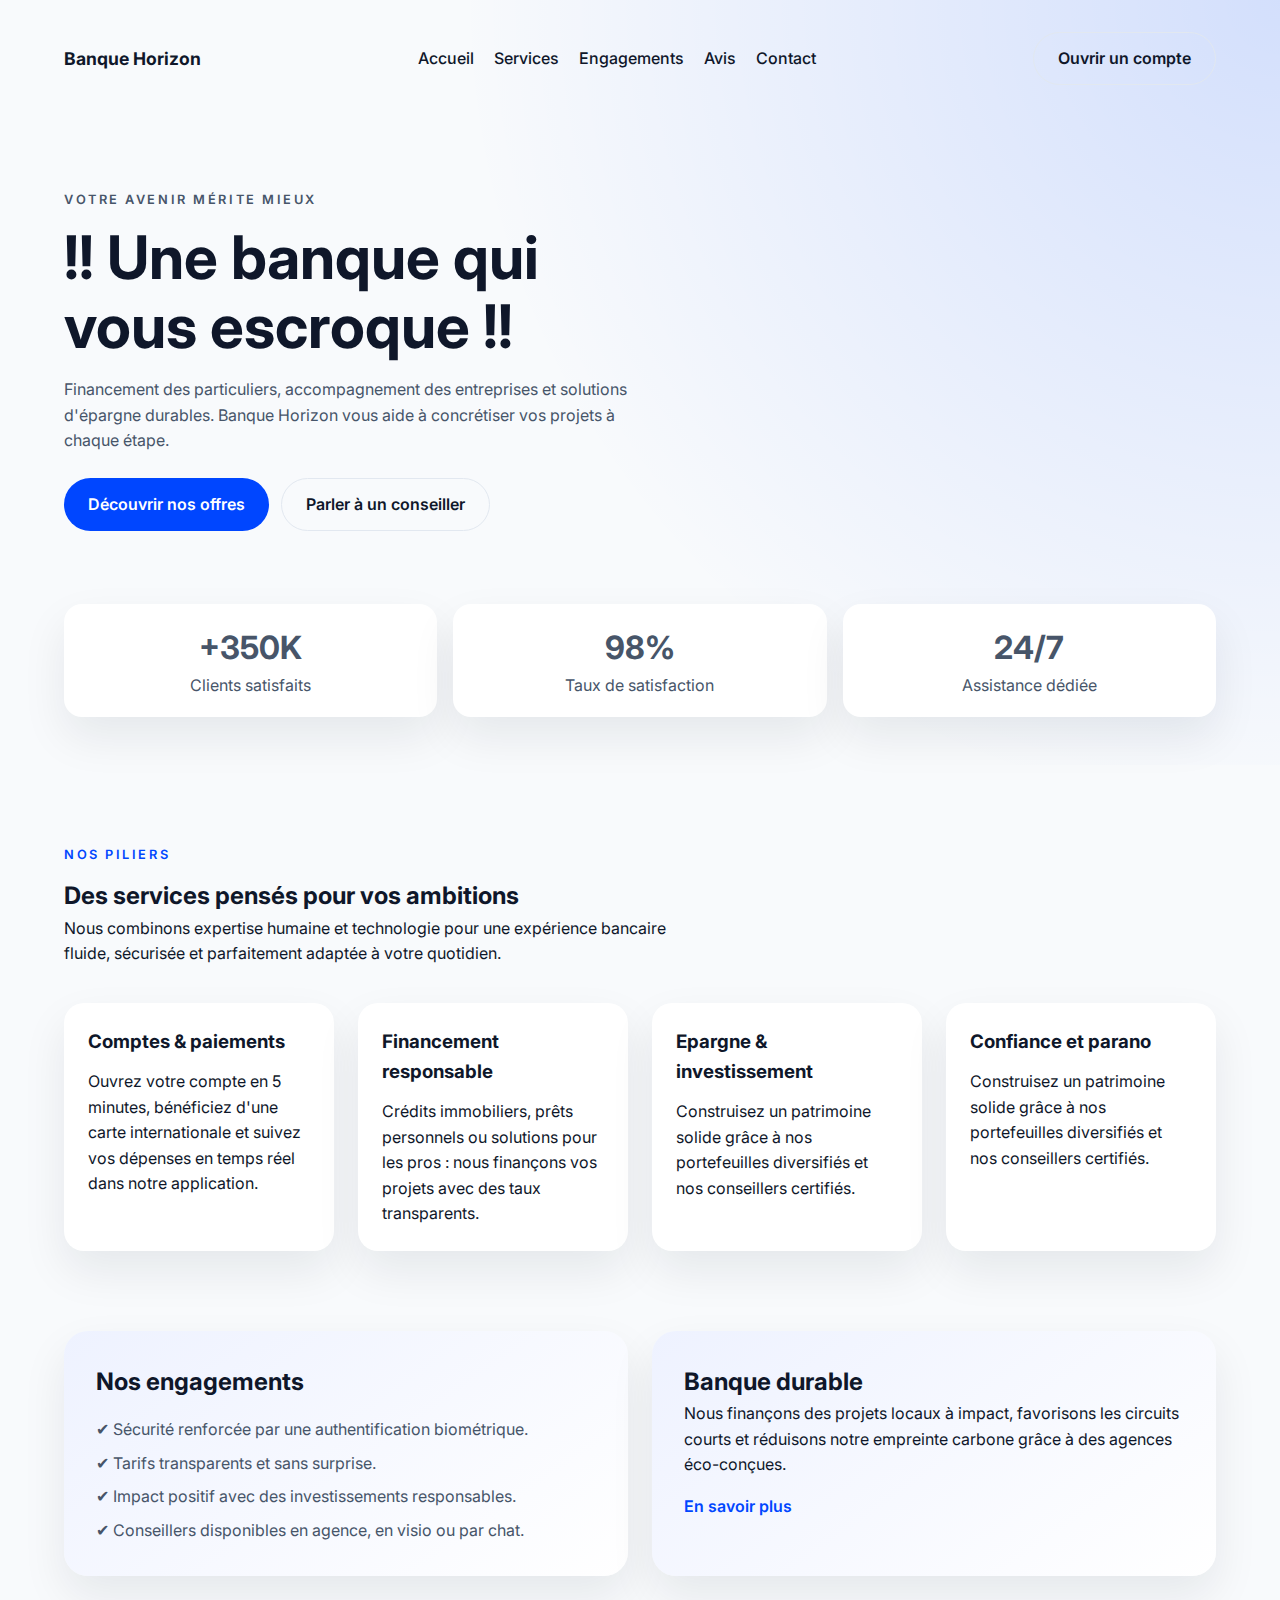
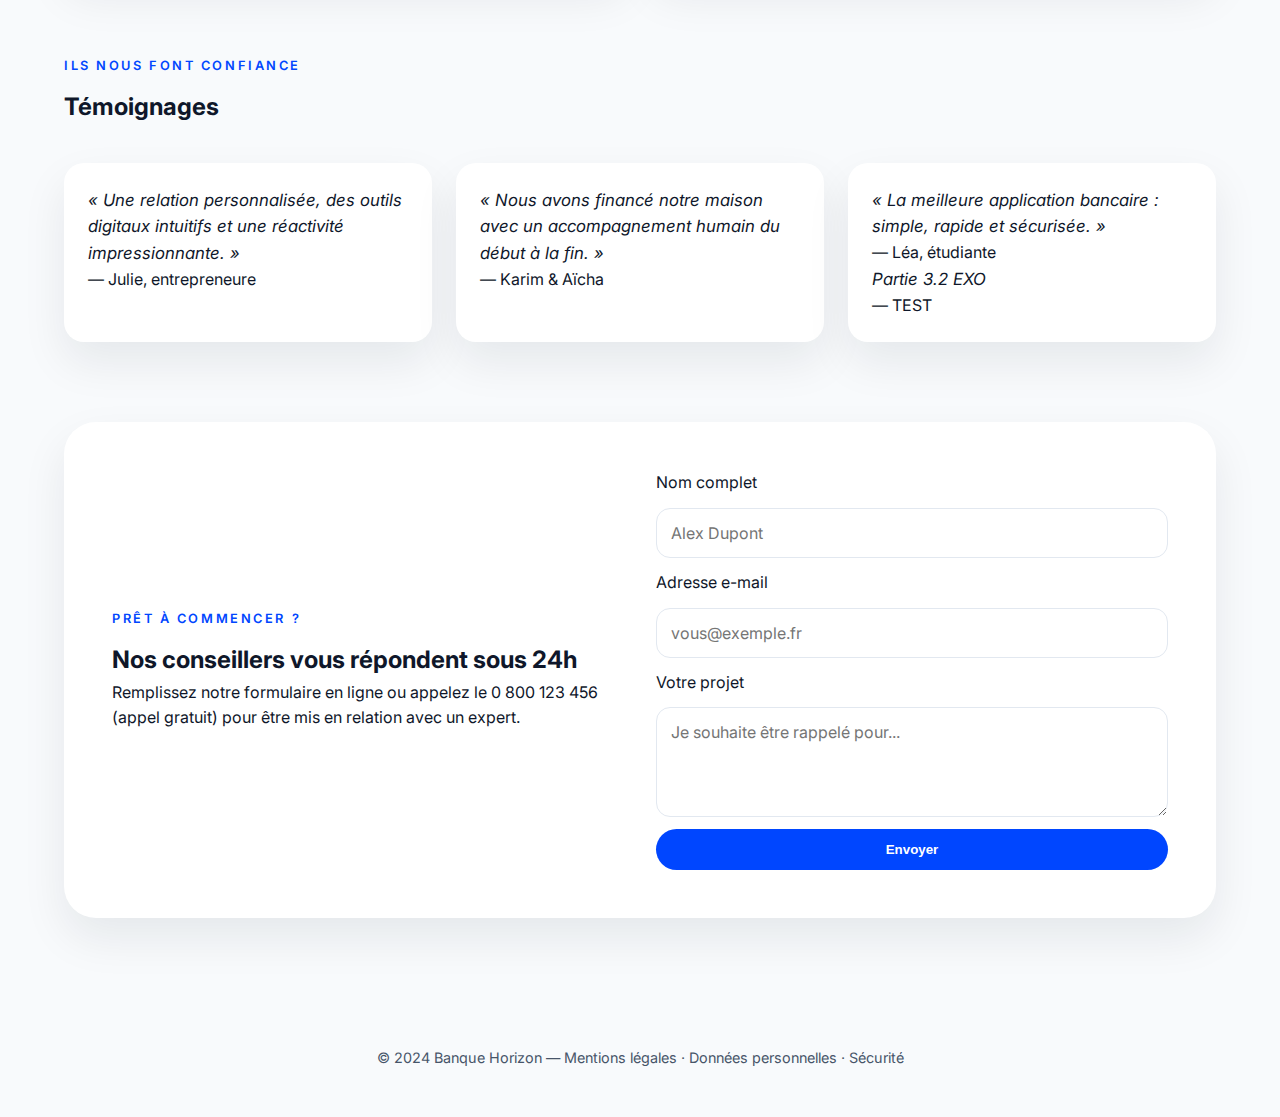
<file: index.html>
<!DOCTYPE html>
<html lang="fr">
  <head>
    <meta charset="UTF-8" />
    <meta name="viewport" content="width=device-width, initial-scale=1.0" />
    <title>Banque Horizon | Votre partenaire financier</title>
    <link rel="preconnect" href="https://fonts.googleapis.com" />
    <link rel="preconnect" href="https://fonts.gstatic.com" crossorigin />
    <link
      href="https://fonts.googleapis.com/css2?family=Inter:wght@400;500;600;700&display=swap"
      rel="stylesheet" />
    <link rel="stylesheet" href="styles.css" />
  </head>
  <body>
    <header class="hero" id="accueil">
      <nav class="nav">
        <div class="logo">Banque Horizon</div>
        <ul>
          <li><a href="#accueil">Accueil</a></li>
          <li><a href="#services">Services</a></li>
          <li><a href="#engagements">Engagements</a></li>
          <li><a href="#temoignages">Avis</a></li>
          <li><a href="#contact">Contact</a></li>
        </ul>
        <a class="btn ghost" href="#contact">Ouvrir un compte</a>
      </nav>
      <div class="hero-content">
        <p class="eyebrow">Votre avenir mérite mieux</p>
        <h1>!! Une banque qui vous escroque !!</h1>
        <p>
          Financement des particuliers, accompagnement des entreprises et
          solutions d'épargne durables. Banque Horizon vous aide à concrétiser
          vos projets à chaque étape.
        </p>
        <div class="hero-actions">
          <a class="btn" href="#services">Découvrir nos offres</a>
          <a class="btn ghost" href="#contact">Parler à un conseiller</a>
        </div>
      </div>
      <div class="stats">
        <div>
          <p class="stat">+350K</p>
          <p>Clients satisfaits</p>
        </div>
        <div>
          <p class="stat">98%</p>
          <p>Taux de satisfaction</p>
        </div>
        <div>
          <p class="stat">24/7</p>
          <p>Assistance dédiée</p>
        </div>
      </div>
    </header>

    <main>
      <section class="services" id="services">
        <div class="section-header">
          <p class="eyebrow">Nos piliers</p>
          <h2>Des services pensés pour vos ambitions</h2>
          <p>
            Nous combinons expertise humaine et technologie pour une expérience
            bancaire fluide, sécurisée et parfaitement adaptée à votre
            quotidien.
          </p>
        </div>
        <div class="grid">
          <article>
            <h3>Comptes & paiements</h3>
            <p>
              Ouvrez votre compte en 5 minutes, bénéficiez d'une carte
              internationale et suivez vos dépenses en temps réel dans notre
              application.
            </p>
          </article>
          <article>
            <h3>Financement responsable</h3>
            <p>
              Crédits immobiliers, prêts personnels ou solutions pour les pros :
              nous finançons vos projets avec des taux transparents.
            </p>
          </article>
          <article>
            <h3>Epargne & investissement</h3>
            <p>
              Construisez un patrimoine solide grâce à nos portefeuilles
              diversifiés et nos conseillers certifiés.
            </p>
          </article>
          <article>
            <h3>Confiance et parano</h3>
            <p>
              Construisez un patrimoine solide grâce à nos portefeuilles
              diversifiés et nos conseillers certifiés.
            </p>
          </article>
        </div>
      </section>

      <section class="commitments" id="engagements">
        <div class="card">
          <h2>Nos engagements</h2>
          <ul>
            <li>✔ Sécurité renforcée par une authentification biométrique.</li>
            <li>✔ Tarifs transparents et sans surprise.</li>
            <li>✔ Impact positif avec des investissements responsables.</li>
            <li>✔ Conseillers disponibles en agence, en visio ou par chat.</li>
          </ul>
        </div>
        <div class="card">
          <h2>Banque durable</h2>
          <p>
            Nous finançons des projets locaux à impact, favorisons les circuits
            courts et réduisons notre empreinte carbone grâce à des agences
            éco-conçues.
          </p>
          <a class="link" href="#contact">En savoir plus</a>
        </div>
      </section>

      <section class="testimonials" id="temoignages">
        <div class="section-header">
          <p class="eyebrow">Ils nous font confiance</p>
          <h2>Témoignages</h2>
        </div>
        <div class="grid">
          <figure>
            <blockquote>
              « Une relation personnalisée, des outils digitaux intuitifs et une
              réactivité impressionnante. »
            </blockquote>
            <figcaption>— Julie, entrepreneure</figcaption>
          </figure>
          <figure>
            <blockquote>
              « Nous avons financé notre maison avec un accompagnement humain du
              début à la fin. »
            </blockquote>
            <figcaption>— Karim & Aïcha</figcaption>
          </figure>
          <figure>
            <blockquote>
              « La meilleure application bancaire : simple, rapide et sécurisée.
              »
            </blockquote>
            <figcaption>— Léa, étudiante</figcaption>
            <blockquote>
                Partie 3.2 EXO
            </blockquote>
            <figcaption>— TEST</figcaption>
          </figure>
        </div>
      </section>

      <section class="cta" id="contact">
        <div>
          <p class="eyebrow">Prêt à commencer ?</p>
          <h2>Nos conseillers vous répondent sous 24h</h2>
          <p>
            Remplissez notre formulaire en ligne ou appelez le 0 800 123 456
            (appel gratuit) pour être mis en relation avec un expert.
          </p>
        </div>
        <form class="contact-form">
          <label for="name">Nom complet</label>
          <input
            id="name"
            name="name"
            type="text"
            placeholder="Alex Dupont"
            required />

          <label for="email">Adresse e-mail</label>
          <input
            id="email"
            name="email"
            type="email"
            placeholder="vous@exemple.fr"
            required />

          <label for="message">Votre projet</label>
          <textarea
            id="message"
            name="message"
            rows="4"
            placeholder="Je souhaite être rappelé pour..."
            required></textarea>

          <button class="btn" type="submit">Envoyer</button>
        </form>
      </section>
    </main>

    <footer>
      <p>
        © 2024 Banque Horizon — Mentions légales · Données personnelles ·
        Sécurité
      </p>
    </footer>
  </body>
</html>
</file>
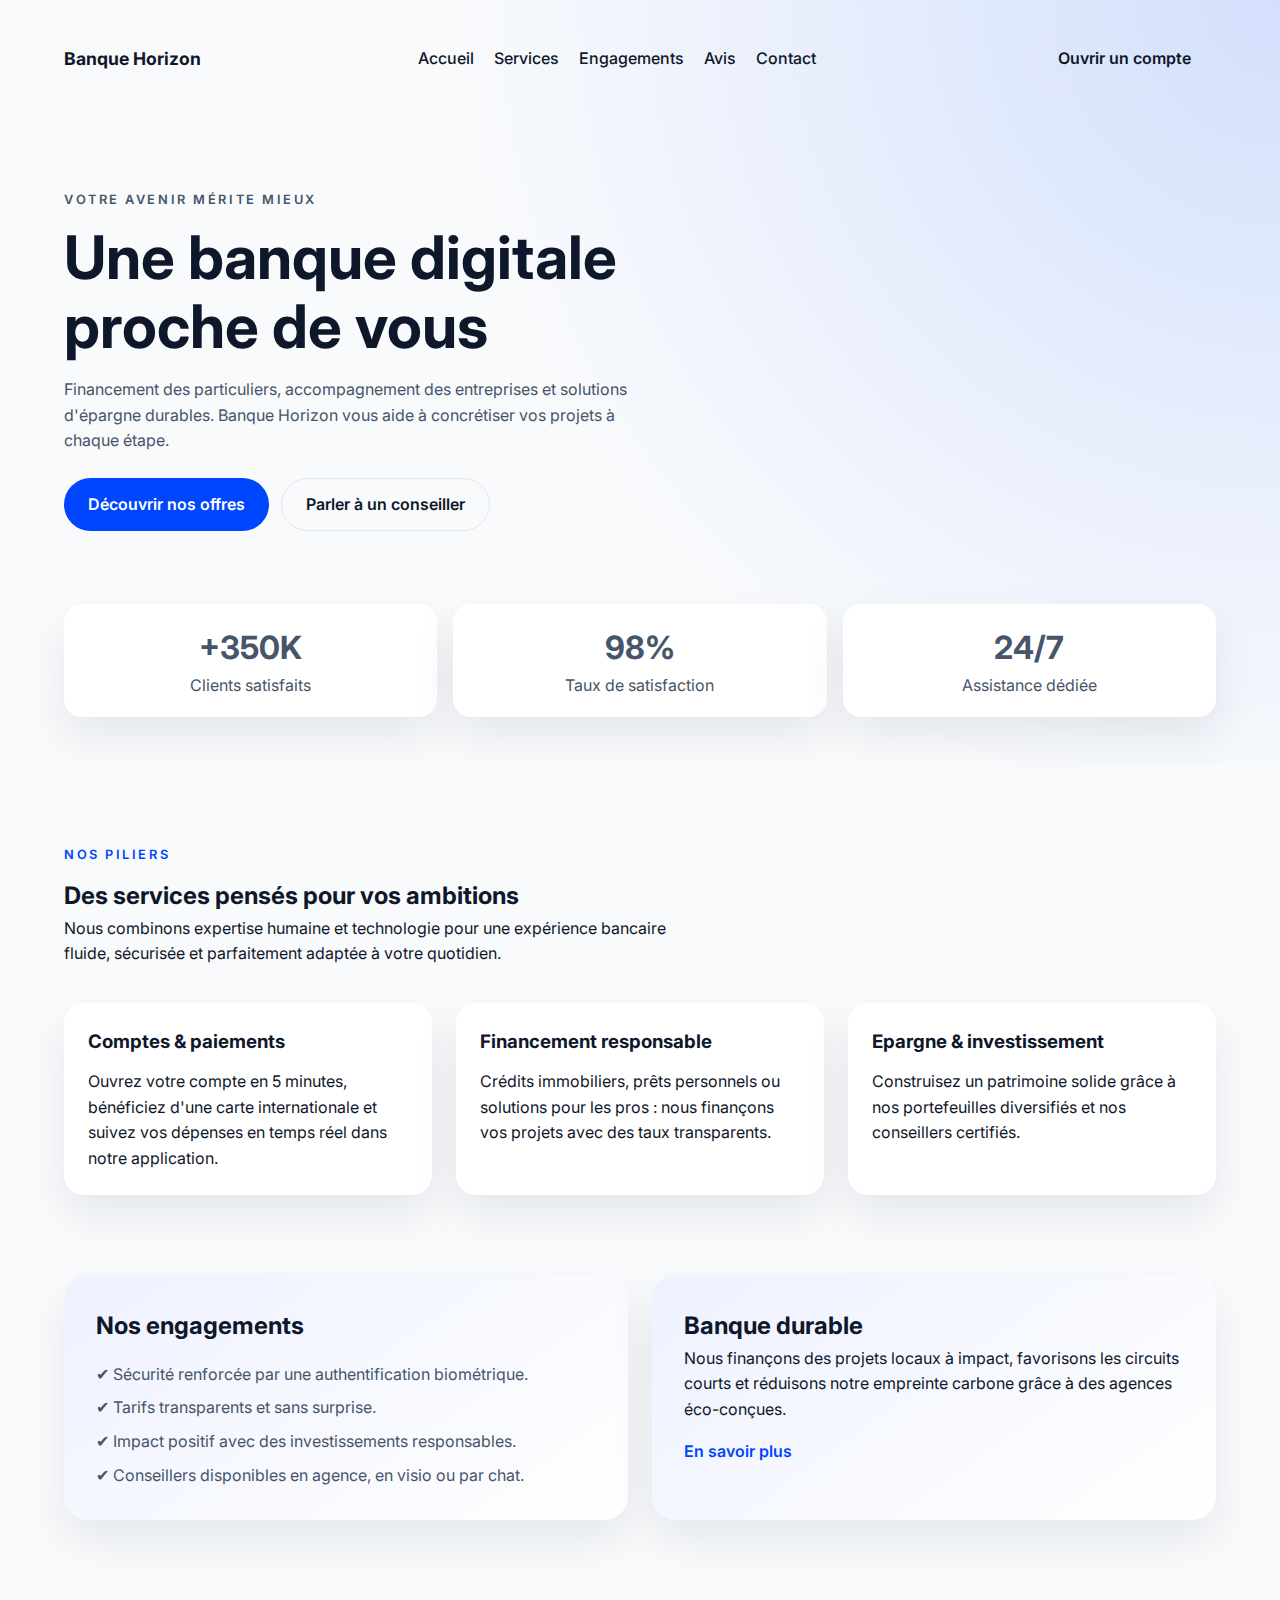
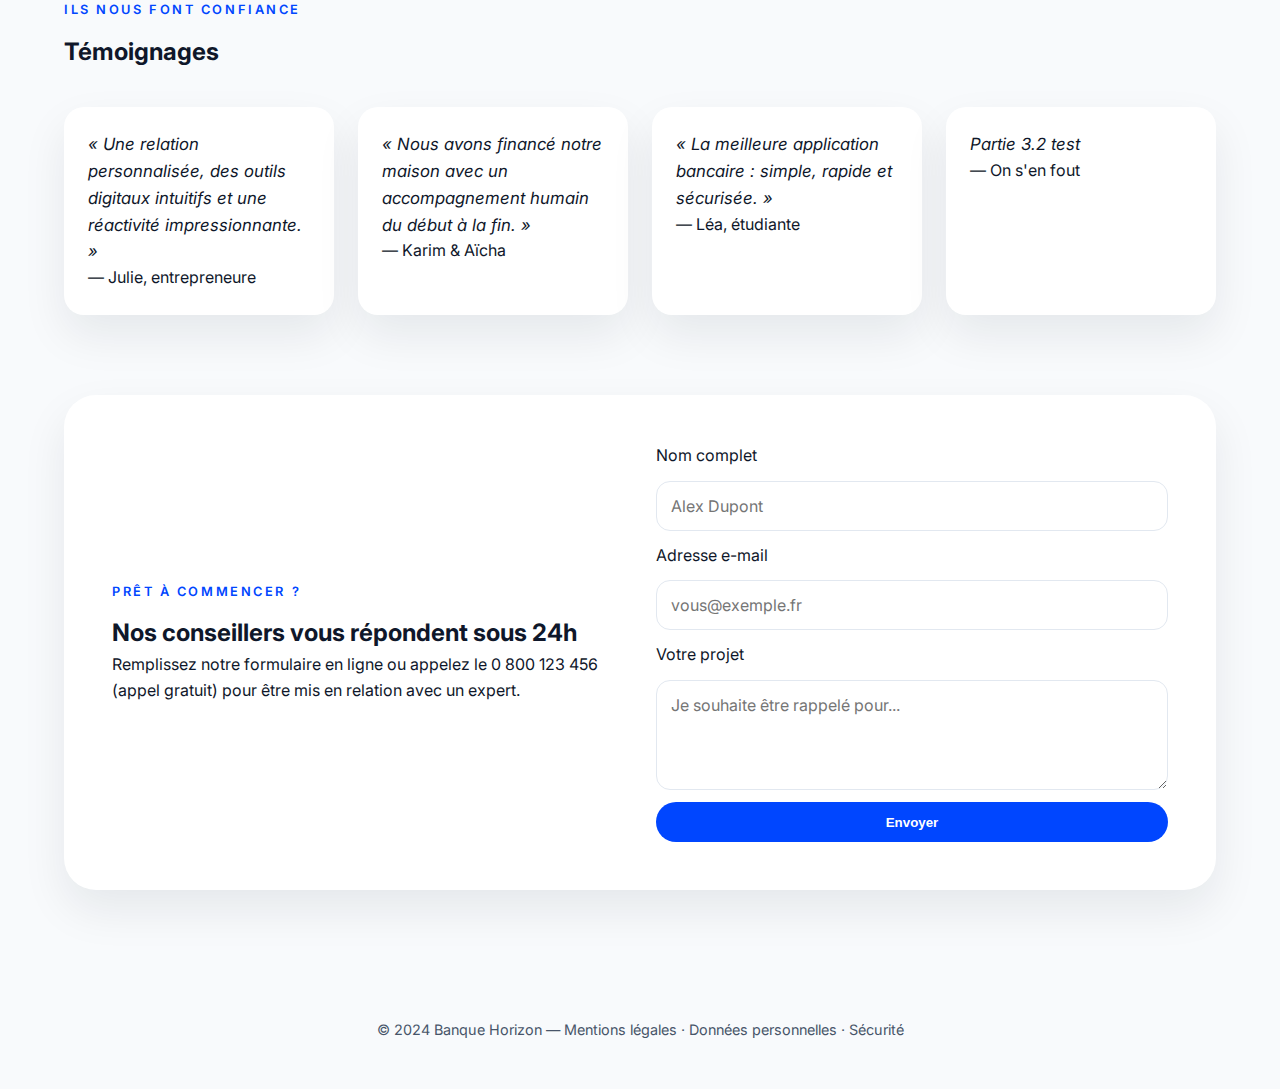
<file: horizon/index.html>
<!DOCTYPE html>
<html lang="fr">
<head>
    <meta charset="UTF-8">
    <meta name="viewport" content="width=device-width, initial-scale=1.0">
    <title>Banque Horizon | Votre partenaire financier</title>
    <link rel="preconnect" href="https://fonts.googleapis.com">
    <link rel="preconnect" href="https://fonts.gstatic.com" crossorigin>
    <link href="https://fonts.googleapis.com/css2?family=Inter:wght@400;500;600;700&display=swap" rel="stylesheet">
    <link rel="stylesheet" href="styles.css">
</head>
<body>
    <header class="hero" id="accueil">
        <nav class="nav">
            <div class="logo">Banque Horizon</div>
            <ul>
                <li><a href="#accueil">Accueil</a></li>
                <li><a href="#services">Services</a></li>
                <li><a href="#engagements">Engagements</a></li>
                <li><a href="#temoignages">Avis</a></li>
                <li><a href="#contact">Contact</a></li>
            </ul>
            <a class="btn ghost" href="#contact">Ouvrir un compte</a>
        </nav>
        <div class="hero-content">
            <p class="eyebrow">Votre avenir mérite mieux</p>
            <h1>Une banque digitale proche de vous</h1>
            <p>Financement des particuliers, accompagnement des entreprises et solutions d'épargne durables. Banque Horizon vous aide à concrétiser vos projets à chaque étape.</p>
            <div class="hero-actions">
                <a class="btn" href="#services">Découvrir nos offres</a>
                <a class="btn ghost" href="#contact">Parler à un conseiller</a>
            </div>
        </div>
        <div class="stats">
            <div>
                <p class="stat">+350K</p>
                <p>Clients satisfaits</p>
            </div>
            <div>
                <p class="stat">98%</p>
                <p>Taux de satisfaction</p>
            </div>
            <div>
                <p class="stat">24/7</p>
                <p>Assistance dédiée</p>
            </div>
        </div>
    </header>

    <main>
        <section class="services" id="services">
            <div class="section-header">
                <p class="eyebrow">Nos piliers</p>
                <h2>Des services pensés pour vos ambitions</h2>
                <p>Nous combinons expertise humaine et technologie pour une expérience bancaire fluide, sécurisée et parfaitement adaptée à votre quotidien.</p>
            </div>
            <div class="grid">
                <article>
                    <h3>Comptes & paiements</h3>
                    <p>Ouvrez votre compte en 5 minutes, bénéficiez d'une carte internationale et suivez vos dépenses en temps réel dans notre application.</p>
                </article>
                <article>
                    <h3>Financement responsable</h3>
                    <p>Crédits immobiliers, prêts personnels ou solutions pour les pros : nous finançons vos projets avec des taux transparents.</p>
                </article>
                <article>
                    <h3>Epargne & investissement</h3>
                    <p>Construisez un patrimoine solide grâce à nos portefeuilles diversifiés et nos conseillers certifiés.</p>
                </article>
            </div>
        </section>

        <section class="commitments" id="engagements">
            <div class="card">
                <h2>Nos engagements</h2>
                <ul>
                    <li>✔ Sécurité renforcée par une authentification biométrique.</li>
                    <li>✔ Tarifs transparents et sans surprise.</li>
                    <li>✔ Impact positif avec des investissements responsables.</li>
                    <li>✔ Conseillers disponibles en agence, en visio ou par chat.</li>
                </ul>
            </div>
            <div class="card">
                <h2>Banque durable</h2>
                <p>Nous finançons des projets locaux à impact, favorisons les circuits courts et réduisons notre empreinte carbone grâce à des agences éco-conçues.</p>
                <a class="link" href="#contact">En savoir plus</a>
            </div>
        </section>

        <section class="testimonials" id="temoignages">
            <div class="section-header">
                <p class="eyebrow">Ils nous font confiance</p>
                <h2>Témoignages</h2>
            </div>
            <div class="grid">
                <figure>
                    <blockquote>« Une relation personnalisée, des outils digitaux intuitifs et une réactivité impressionnante. »</blockquote>
                    <figcaption>— Julie, entrepreneure</figcaption>
                </figure>
                <figure>
                    <blockquote>« Nous avons financé notre maison avec un accompagnement humain du début à la fin. »</blockquote>
                    <figcaption>— Karim & Aïcha</figcaption>
                </figure>
                <figure>
                    <blockquote>« La meilleure application bancaire : simple, rapide et sécurisée. »</blockquote>
                    <figcaption>— Léa, étudiante</figcaption>
                </figure>
                <figure>
                    <blockquote>Partie 3.2 test</blockquote>
                    <figcaption>— On s'en fout </figcaption>
                </figure>
            </div>
        </section>

        <section class="cta" id="contact">
            <div>
                <p class="eyebrow">Prêt à commencer ?</p>
                <h2>Nos conseillers vous répondent sous 24h</h2>
                <p>Remplissez notre formulaire en ligne ou appelez le 0 800 123 456 (appel gratuit) pour être mis en relation avec un expert.</p>
            </div>
            <form class="contact-form">
                <label for="name">Nom complet</label>
                <input id="name" name="name" type="text" placeholder="Alex Dupont" required>

                <label for="email">Adresse e-mail</label>
                <input id="email" name="email" type="email" placeholder="vous@exemple.fr" required>

                <label for="message">Votre projet</label>
                <textarea id="message" name="message" rows="4" placeholder="Je souhaite être rappelé pour..." required></textarea>

                <button class="btn" type="submit">Envoyer</button>
            </form>
        </section>
    </main>

    <footer>
        <p>© 2024 Banque Horizon — Mentions légales · Données personnelles · Sécurité</p>
    </footer>
</body>
</html>
</file>
<file: styles.css>
:root {
    color-scheme: light;
    font-family: 'Inter', system-ui, -apple-system, BlinkMacSystemFont, 'Segoe UI', sans-serif;
    --bg: #f8fafc;
    --surface: #ffffff;
    --primary: #0046ff;
    --primary-dark: #002f9b;
    --text: #0f172a;
    --muted: #475569;
    --border: #e2e8f0;
    --shadow: 0 20px 45px rgba(15, 23, 42, 0.08);
}

* {
    box-sizing: border-box;
    margin: 0;
    padding: 0;
}

body {
    background: var(--bg);
    color: var(--text);
    line-height: 1.6;
}

img {
    max-width: 100%;
}

header,
main {
    padding-inline: min(5vw, 80px);
}

.hero {
    min-height: 85vh;
    padding-top: 32px;
    display: flex;
    flex-direction: column;
    justify-content: space-between;
    background: radial-gradient(circle at top right, rgba(0, 70, 255, 0.15), transparent 55%) var(--bg);
}

.nav {
    display: flex;
    align-items: center;
    justify-content: space-between;
    gap: 24px;
}

.nav ul {
    list-style: none;
    display: flex;
    gap: 20px;
    font-weight: 500;
}

.nav a {
    text-decoration: none;
    color: var(--text);
    transition: color 0.2s ease;
}

.nav a:hover {
    color: var(--primary);
}

.logo {
    font-weight: 700;
    font-size: 1.1rem;
}

.hero-content {
    max-width: 600px;
    margin-block: 64px 32px;
}

.hero h1 {
    font-size: clamp(2.5rem, 6vw, 3.75rem);
    line-height: 1.15;
    margin-bottom: 16px;
}

.hero p {
    color: var(--muted);
}

.eyebrow {
    text-transform: uppercase;
    letter-spacing: 0.2em;
    font-size: 0.8rem;
    color: var(--primary);
    font-weight: 600;
    margin-bottom: 12px;
}

.hero-actions {
    display: flex;
    gap: 12px;
    margin-top: 24px;
}

.btn {
    display: inline-flex;
    align-items: center;
    justify-content: center;
    gap: 8px;
    padding: 0.8rem 1.5rem;
    border-radius: 999px;
    border: none;
    background: var(--primary);
    color: white;
    font-weight: 600;
    cursor: pointer;
    text-decoration: none;
    transition: background 0.2s ease, box-shadow 0.2s ease;
}

.btn:hover {
    background: var(--primary-dark);
    box-shadow: var(--shadow);
}

.btn.ghost {
    background: transparent;
    color: var(--text);
    border: 1px solid var(--border);
}

.stats {
    display: grid;
    grid-template-columns: repeat(auto-fit, minmax(160px, 1fr));
    gap: 16px;
    margin-bottom: 48px;
}

.stats div {
    background: var(--surface);
    padding: 18px;
    border-radius: 18px;
    text-align: center;
    box-shadow: var(--shadow);
}

.stat {
    font-size: 2rem;
    font-weight: 700;
}

main section {
    margin-block: 80px;
}

.section-header {
    max-width: 640px;
    margin-bottom: 36px;
}

.grid {
    display: grid;
    grid-template-columns: repeat(auto-fit, minmax(240px, 1fr));
    gap: 24px;
}

.services article,
.testimonials figure {
    background: var(--surface);
    padding: 24px;
    border-radius: 20px;
    box-shadow: var(--shadow);
}

.services h3 {
    margin-bottom: 12px;
}

.commitments {
    display: grid;
    grid-template-columns: repeat(auto-fit, minmax(260px, 1fr));
    gap: 24px;
}

.commitments .card {
    background: linear-gradient(145deg, #eef2ff, #ffffff);
    padding: 32px;
    border-radius: 24px;
    box-shadow: var(--shadow);
}

.commitments ul {
    list-style: none;
    color: var(--muted);
    margin-top: 16px;
}

.commitments li+li {
    margin-top: 8px;
}

.link {
    display: inline-flex;
    gap: 8px;
    color: var(--primary);
    font-weight: 600;
    margin-top: 16px;
    text-decoration: none;
}

.testimonials blockquote {
    font-size: 1.05rem;
    color: var(--text);
    font-style: italic;
}

.cta {
    background: var(--surface);
    padding: 48px;
    border-radius: 32px;
    display: grid;
    grid-template-columns: repeat(auto-fit, minmax(260px, 1fr));
    gap: 32px;
    align-items: center;
    box-shadow: var(--shadow);
}

.contact-form {
    display: flex;
    flex-direction: column;
    gap: 12px;
}

input,
textarea {
    width: 100%;
    padding: 14px;
    border-radius: 14px;
    border: 1px solid var(--border);
    font-family: inherit;
    font-size: 1rem;
}

footer {
    text-align: center;
    padding: 48px 16px;
    color: var(--muted);
    font-size: 0.9rem;
}

@media (max-width: 720px) {
    .nav ul {
        display: none;
    }

    .hero-actions {
        flex-direction: column;
    }
}
</file>
<file: horizon/styles.css>
:root {
    color-scheme: light;
    font-family: 'Inter', system-ui, -apple-system, BlinkMacSystemFont, 'Segoe UI', sans-serif;
    --bg: #f8fafc;
    --surface: #ffffff;
    --primary: #0046ff;
    --primary-dark: #002f9b;
    --text: #0f172a;
    --muted: #475569;
    --border: #e2e8f0;
    --shadow: 0 20px 45px rgba(15, 23, 42, 0.08);
}

* {
    box-sizing: border-box;
    margin: 0;
    padding: 0;
}

body {
    background: var(--bg);
    color: var(--text);
    line-height: 1.6;
}

img {
    max-width: 100%;
}

header,
main {
    padding-inline: min(5vw, 80px);
}

.hero {
    min-height: 85vh;
    padding-top: 32px;
    display: flex;
    flex-direction: column;
    justify-content: space-between;
    background: radial-gradient(circle at top right, rgba(0, 70, 255, 0.15), transparent 55%) var(--bg);
}

.nav {
    display: flex;
    align-items: center;
    justify-content: space-between;
    gap: 24px;
}

.nav ul {
    list-style: none;
    display: flex;
    gap: 20px;
    font-weight: 500;
}

.nav a {
    text-decoration: none;
    color: var(--text);
    transition: color 0.2s ease;
}

.nav a:hover {
    color: var(--primary);
}

.logo {
    font-weight: 700;
    font-size: 1.1rem;
}

.hero-content {
    max-width: 600px;
    margin-block: 64px 32px;
}

.hero h1 {
    font-size: clamp(2.5rem, 6vw, 3.75rem);
    line-height: 1.15;
    margin-bottom: 16px;
}

.hero p {
    color: var(--muted);
}

.eyebrow {
    text-transform: uppercase;
    letter-spacing: 0.2em;
    font-size: 0.8rem;
    color: var(--primary);
    font-weight: 600;
    margin-bottom: 12px;
}

.hero-actions {
    display: flex;
    gap: 12px;
    margin-top: 24px;
}

.btn {
    display: inline-flex;
    align-items: center;
    justify-content: center;
    gap: 8px;
    padding: 0.8rem 1.5rem;
    border-radius: 999px;
    border: none;
    background: var(--primary);
    color: white;
    font-weight: 600;
    cursor: pointer;
    text-decoration: none;
    transition: background 0.2s ease, box-shadow 0.2s ease;
}

.btn:hover {
    background: var(--primary-dark);
    box-shadow: var(--shadow);
}

.btn.ghost {
    background: transparent;
    color: var(--text);
    border: 1px solid var(--border);
}

.stats {
    display: grid;
    grid-template-columns: repeat(auto-fit, minmax(160px, 1fr));
    gap: 16px;
    margin-bottom: 48px;
}

.stats div {
    background: var(--surface);
    padding: 18px;
    border-radius: 18px;
    text-align: center;
    box-shadow: var(--shadow);
}

.stat {
    font-size: 2rem;
    font-weight: 700;
}

main section {
    margin-block: 80px;
}

.section-header {
    max-width: 640px;
    margin-bottom: 36px;
}

.grid {
    display: grid;
    grid-template-columns: repeat(auto-fit, minmax(240px, 1fr));
    gap: 24px;
}

.services article,
.testimonials figure {
    background: var(--surface);
    padding: 24px;
    border-radius: 20px;
    box-shadow: var(--shadow);
}

.services h3 {
    margin-bottom: 12px;
}

.commitments {
    display: grid;
    grid-template-columns: repeat(auto-fit, minmax(260px, 1fr));
    gap: 24px;
}

.commitments .card {
    background: linear-gradient(145deg, #eef2ff, #ffffff);
    padding: 32px;
    border-radius: 24px;
    box-shadow: var(--shadow);
}

.commitments ul {
    list-style: none;
    color: var(--muted);
    margin-top: 16px;
}

.commitments li+li {
    margin-top: 8px;
}

.link {
    display: inline-flex;
    gap: 8px;
    color: var(--primary);
    font-weight: 600;
    margin-top: 16px;
    text-decoration: none;
}

.testimonials blockquote {
    font-size: 1.05rem;
    color: var(--text);
    font-style: italic;
}

.cta {
    background: var(--surface);
    padding: 48px;
    border-radius: 32px;
    display: grid;
    grid-template-columns: repeat(auto-fit, minmax(260px, 1fr));
    gap: 32px;
    align-items: center;
    box-shadow: var(--shadow);
}

.contact-form {
    display: flex;
    flex-direction: column;
    gap: 12px;
}

input,
textarea {
    width: 100%;
    padding: 14px;
    border-radius: 14px;
    border: 1px solid var(--border);
    font-family: inherit;
    font-size: 1rem;
}

footer {
    text-align: center;
    padding: 48px 16px;
    color: var(--muted);
    font-size: 0.9rem;
}

@media (max-width: 720px) {
    .nav ul {
        display: none;
    }

    .hero-actions {
        flex-direction: column;
    }
}
</file>
